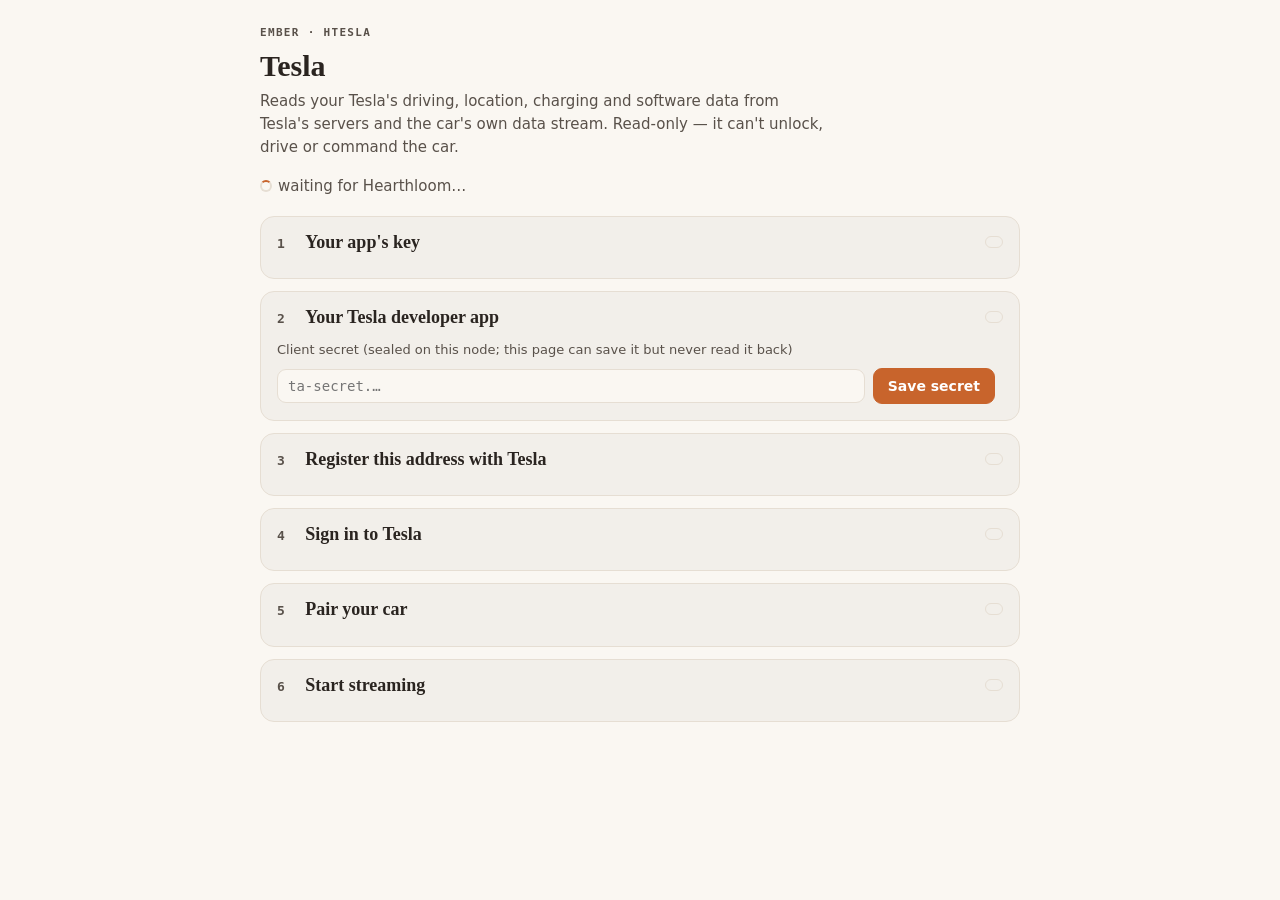
<file: ui/index.html>
<!doctype html>
<html lang="en">
<head>
<meta charset="utf-8">
<meta name="viewport" content="width=device-width, initial-scale=1">
<title>Tesla</title>
<style>
  :root {
    color-scheme: light dark;
    /* the shell hands over --bg --ink --ink-faint --accent --line (and
       --card when it has one); these are the stand-alone defaults */
    --bg: #faf7f2; --ink: #2a2420; --ink-faint: #6b625b; --accent: #c8642c; --line: #e6ded3;
    --surface: color-mix(in srgb, var(--ink) 4%, var(--bg));
    --faint-ink: color-mix(in srgb, var(--ink-faint) 72%, var(--ink)); /* secondary text, still legible */
    --ok: #2f8a5b; --warn: #b7791f; --bad: #c0462f;
    /* status text: the hue pulled toward the ink, so it reads on light and dark */
    --ok-ink: color-mix(in srgb, var(--ok) 72%, var(--ink));
    --warn-ink: color-mix(in srgb, var(--warn) 72%, var(--ink));
    --bad-ink: color-mix(in srgb, var(--bad) 72%, var(--ink));
    --serif: ui-serif, "Iowan Old Style", Georgia, serif;
    --sans: system-ui, -apple-system, "Segoe UI", sans-serif;
    --mono: ui-monospace, "SF Mono", Menlo, Consolas, monospace;
  }
  @media (prefers-color-scheme: dark) {
    :root:not([data-framed]) {
      --bg: #16130f; --ink: #efe7dc; --ink-faint: #a39889; --accent: #e8833a; --line: #352e26;
    }
  }
  * { box-sizing: border-box; }
  html, body { margin: 0; background: var(--bg); color: var(--ink); }
  body { font: 15px/1.55 var(--sans); padding: 20px 16px 32px; }
  main { max-width: 760px; margin: 0 auto; }
  .eyebrow { font: 600 11px/1 var(--mono); letter-spacing: .12em; text-transform: uppercase; color: var(--faint-ink); }
  h1 { font: 600 30px/1.15 var(--serif); margin: 6px 0 6px; }
  .lede { margin: 0 0 14px; color: var(--faint-ink); max-width: 60ch; }
  .notice { border: 1px solid var(--line); border-left: 3px solid var(--warn); background: var(--card, var(--surface));
            border-radius: 10px; padding: 10px 12px; margin: 10px 0; font-size: 14px; }
  .notice.bad { border-left-color: var(--bad); }
  .notice.ok { border-left-color: var(--ok); }
  .notice ul { margin: 6px 0 0; padding-left: 18px; }
  ol.steps { list-style: none; margin: 18px 0 0; padding: 0; display: grid; gap: 12px; }
  .step { background: var(--card, var(--surface)); border: 1px solid var(--line); border-radius: 14px; padding: 14px 16px 16px; }
  .step.current { border-color: color-mix(in srgb, var(--accent) 55%, var(--line)); box-shadow: 0 0 0 3px color-mix(in srgb, var(--accent) 12%, transparent); }
  .step-head { display: flex; align-items: baseline; gap: 10px; flex-wrap: wrap; }
  .num { font: 600 13px/1 var(--mono); color: var(--faint-ink); min-width: 1.4em; }
  .step h2 { font: 600 18px/1.3 var(--serif); margin: 0; flex: 1 1 auto; }
  .badge { font: 600 11px/1 var(--mono); letter-spacing: .04em; text-transform: uppercase; padding: 5px 8px; border-radius: 999px;
           border: 1px solid var(--line); color: var(--faint-ink); white-space: nowrap; }
  .badge.done { color: var(--ok-ink); border-color: color-mix(in srgb, var(--ok) 45%, transparent); background: color-mix(in srgb, var(--ok) 10%, transparent); }
  .badge.next { color: var(--accent); border-color: color-mix(in srgb, var(--accent) 50%, transparent); }
  .badge.wait { color: var(--warn-ink); border-color: color-mix(in srgb, var(--warn) 45%, transparent); }
  .badge.bad { color: var(--bad-ink); border-color: color-mix(in srgb, var(--bad) 45%, transparent); background: color-mix(in srgb, var(--bad) 8%, transparent); }
  .body { margin-top: 8px; }
  .body p { margin: 6px 0; }
  .faint { color: var(--faint-ink); }
  .small { font-size: 13px; }
  .err { color: var(--bad-ink); }
  .okc { color: var(--ok-ink); }
  .kv { display: grid; grid-template-columns: minmax(7.5em, max-content) 1fr; gap: 6px 12px; margin: 10px 0; align-items: start; }
  .kv dt { color: var(--faint-ink); font-size: 13px; padding-top: 6px; }
  .kv dd { margin: 0; min-width: 0; }
  .copy { display: flex; gap: 6px; align-items: stretch; min-width: 0; }
  .copy code { flex: 1 1 auto; min-width: 0; font: 13px/1.4 var(--mono); background: color-mix(in srgb, var(--ink) 5%, transparent);
               border: 1px solid var(--line); border-radius: 8px; padding: 6px 8px; overflow-wrap: anywhere; user-select: all; }
  button { font: 600 14px/1 var(--sans); border-radius: 9px; padding: 9px 14px; cursor: pointer; border: 1px solid var(--line);
           background: transparent; color: var(--ink); min-height: 36px; }
  button.primary { background: var(--accent); border-color: var(--accent); color: #fff; }
  button.small { font-size: 12px; padding: 6px 9px; min-height: 30px; }
  button:disabled { opacity: .5; cursor: not-allowed; }
  button:focus-visible, input:focus-visible { outline: 2px solid var(--accent); outline-offset: 2px; }
  .actions { display: flex; flex-wrap: wrap; gap: 8px; align-items: center; margin-top: 10px; }
  input[type=password], input[type=text] { font: 14px var(--mono); padding: 8px 10px; border-radius: 9px; border: 1px solid var(--line);
           background: var(--bg); color: var(--ink); min-width: 0; flex: 1 1 14em; }
  .confirm { border: 1px solid color-mix(in srgb, var(--bad) 40%, var(--line)); border-radius: 10px; padding: 10px 12px; margin-top: 10px; }
  .cars { display: grid; gap: 10px; margin-top: 10px; }
  .car { border: 1px solid var(--line); border-radius: 10px; padding: 10px 12px; }
  .car-head { display: flex; justify-content: space-between; gap: 8px; flex-wrap: wrap; align-items: baseline; }
  .car-name { font: 600 15px var(--serif); }
  .mono { font-family: var(--mono); font-size: 13px; }
  .dot { display: inline-block; width: 8px; height: 8px; border-radius: 50%; background: var(--ink-faint); margin-right: 6px; vertical-align: 1px; }
  .dot.on { background: var(--ok); }
  details { margin-top: 8px; }
  summary { cursor: pointer; color: var(--faint-ink); font-size: 13px; }
  .spinner { display: inline-block; width: 12px; height: 12px; border: 2px solid var(--line); border-top-color: var(--accent);
             border-radius: 50%; animation: spin .8s linear infinite; vertical-align: -1px; margin-right: 6px; }
  @keyframes spin { to { transform: rotate(360deg); } }
  @media (prefers-reduced-motion: reduce) { .spinner { animation: none; } }
  .warnc { color: var(--warn-ink); }
  .costbox { border: 1px solid var(--line); border-radius: 10px; padding: 10px 12px; margin: 10px 0; }
  .costhead { display: flex; justify-content: space-between; gap: 8px; flex-wrap: wrap; align-items: baseline; }
  .meter { position: relative; height: 8px; border-radius: 4px; background: color-mix(in srgb, var(--ink) 9%, transparent); margin: 8px 0 4px; }
  .meter i { position: absolute; left: 0; top: 0; bottom: 0; background: var(--accent); border-radius: 4px; }
  .meter u { position: absolute; top: -3px; bottom: -3px; width: 2px; background: var(--ink); opacity: .55; transform: translateX(-1px); }
  footer { margin-top: 18px; color: var(--faint-ink); font-size: 12px; font-family: var(--mono); }
  @media (max-width: 520px) {
    body { padding: 14px 12px 24px; }
    h1 { font-size: 26px; }
    .kv { grid-template-columns: 1fr; gap: 2px; }
    .kv dt { padding-top: 8px; }
  }
</style>
</head>
<body>
<main>
  <span class="eyebrow">ember · htesla</span>
  <h1>Tesla</h1>
  <p class="lede">Reads your Tesla's driving, location, charging and software data from Tesla's servers and the car's own data stream.
    Read-only — it can't unlock, drive or command the car.</p>
  <div id="banners"><p class="faint"><span class="spinner"></span>waiting for Hearthloom…</p></div>

  <ol class="steps">
    <li class="step" id="s1">
      <div class="step-head"><span class="num">1</span><h2>Your app's key</h2><span class="badge" data-badge></span></div>
      <div class="body" data-body></div>
    </li>
    <li class="step" id="s2">
      <div class="step-head"><span class="num">2</span><h2>Your Tesla developer app</h2><span class="badge" data-badge></span></div>
      <div class="body">
        <div data-body></div>
        <!-- not a <form>: the sandbox (no allow-forms) blocks submission -->
        <div id="secret-form" class="actions">
          <label class="small faint" for="secret" style="flex-basis:100%">Client secret (sealed on this node; this page can save it but never read it back)</label>
          <input type="password" id="secret" name="secret" placeholder="ta-secret.…" autocomplete="off" spellcheck="false">
          <button type="button" class="primary" id="secret-save">Save secret</button>
          <span class="small" id="secret-note" role="status"></span>
        </div>
      </div>
    </li>
    <li class="step" id="s3">
      <div class="step-head"><span class="num">3</span><h2>Register this address with Tesla</h2><span class="badge" data-badge></span></div>
      <div class="body" data-body></div>
    </li>
    <li class="step" id="s4">
      <div class="step-head"><span class="num">4</span><h2>Sign in to Tesla</h2><span class="badge" data-badge></span></div>
      <div class="body" data-body></div>
    </li>
    <li class="step" id="s5">
      <div class="step-head"><span class="num">5</span><h2>Pair your car</h2><span class="badge" data-badge></span></div>
      <div class="body" data-body></div>
    </li>
    <li class="step" id="s6">
      <div class="step-head"><span class="num">6</span><h2>Start streaming</h2><span class="badge" data-badge></span></div>
      <div class="body" data-body></div>
    </li>
  </ol>
  <footer id="foot"></footer>
</main>
<script src="hearth.js"></script>
<script src="setup.js"></script>
</body>
</html>
</file>
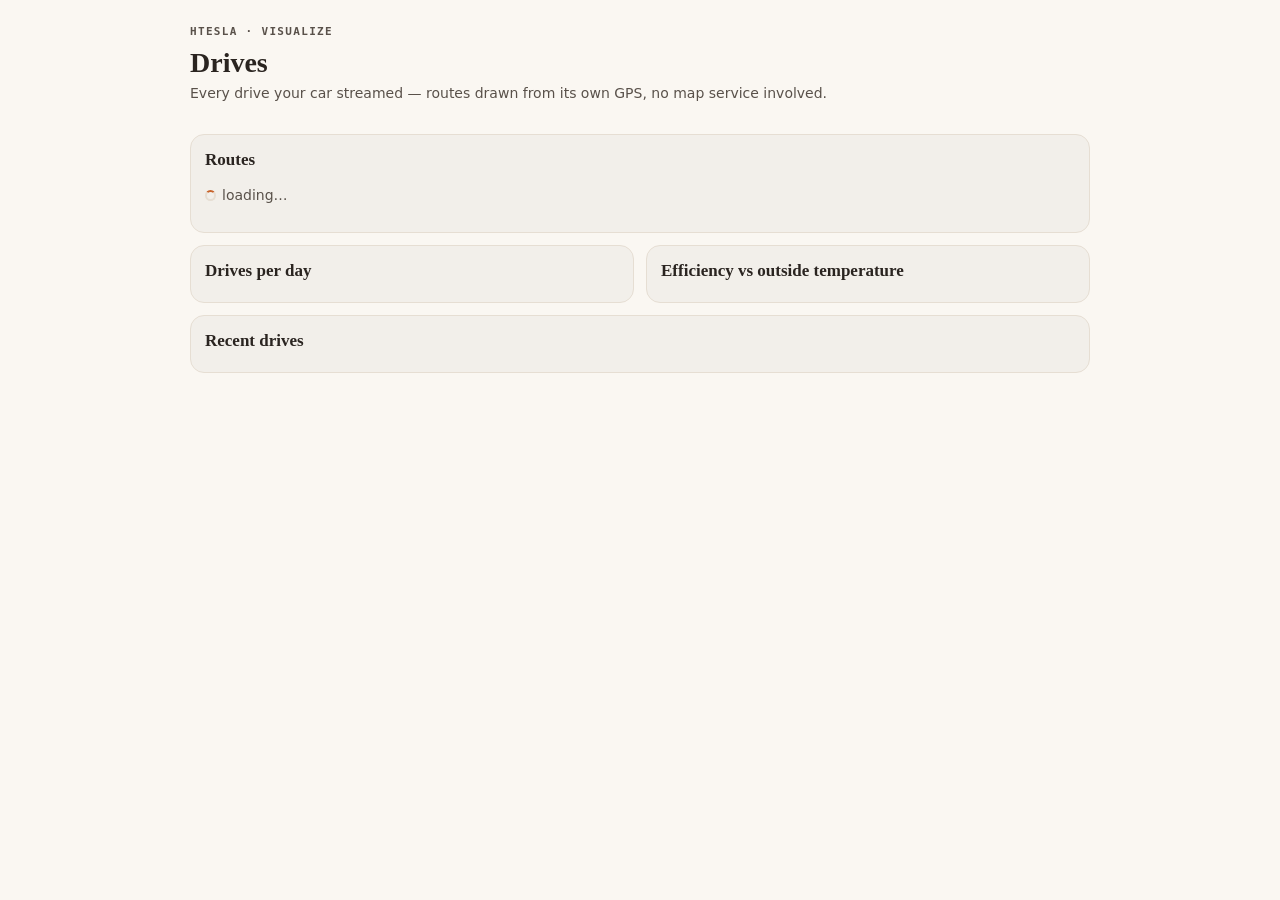
<file: ui/drives.html>
<!doctype html>
<html lang="en">
<head>
<meta charset="utf-8">
<meta name="viewport" content="width=device-width, initial-scale=1">
<title>Drives</title>
<link rel="stylesheet" href="common.css">
<style>
  body { padding: 20px 16px 32px; }
  main { max-width: 900px; margin: 0 auto; }
  .eyebrow { font: 600 11px/1 var(--mono); letter-spacing: .12em; text-transform: uppercase; color: var(--faint-ink); }
  h1 { font: 600 28px/1.15 var(--serif); margin: 6px 0 4px; }
  h2 { font: 600 17px/1.3 var(--serif); margin: 0 0 8px; }
  .lede { margin: 0 0 14px; color: var(--faint-ink); }
  .stats { display: flex; flex-wrap: wrap; gap: 8px 22px; margin: 6px 0 16px; }
  .stat b { display: block; font: 600 20px/1.2 var(--serif); }
  .stat span { font-size: 12px; color: var(--faint-ink); }
  .panel { background: var(--card, var(--surface)); border: 1px solid var(--line); border-radius: 14px; padding: 14px 14px 12px; margin-bottom: 12px; min-width: 0; }
  .grid { display: grid; grid-template-columns: 1fr; gap: 12px; }
  @media (min-width: 760px) { .grid { grid-template-columns: 1fr 1fr; } .grid .panel { margin-bottom: 0; } }
  svg { display: block; width: 100%; height: auto; }
  .route { fill: none; stroke: var(--chart-1, var(--accent)); stroke-width: 1.6; stroke-linecap: round; stroke-linejoin: round; opacity: .38; vector-effect: non-scaling-stroke; }
  .route.sel { opacity: 1; stroke-width: 3; stroke: var(--chart-2, #2e756d); }
  .end { fill: var(--bg); stroke: var(--ink); stroke-width: 1.2; vector-effect: non-scaling-stroke; }
  .lbl { font: 600 11px var(--sans); fill: var(--ink); paint-order: stroke; stroke: var(--bg); stroke-width: 3px; }
  .axis { stroke: var(--line); stroke-width: 1; }
  .grid-l { stroke: var(--line); stroke-opacity: .55; stroke-width: 1; }
  .tick { font: 10px var(--mono); fill: var(--faint-ink); }
  .dot { fill: var(--chart-1, var(--accent)); opacity: .8; }
  .cell { fill: var(--chart-heat, var(--accent)); }
  .cell0 { fill: color-mix(in srgb, var(--ink) 7%, transparent); }
  table { width: 100%; border-collapse: collapse; font-size: 13px; }
  th { text-align: left; font: 600 11px var(--mono); text-transform: uppercase; letter-spacing: .06em; color: var(--faint-ink); padding: 4px 6px; border-bottom: 1px solid var(--line); }
  td { padding: 7px 6px; border-bottom: 1px solid color-mix(in srgb, var(--line) 60%, transparent); vertical-align: top; }
  tr.drive { cursor: pointer; }
  tr.drive:hover td, tr.drive.sel td { background: color-mix(in srgb, var(--accent) 9%, transparent); }
  td.num { text-align: right; white-space: nowrap; font-variant-numeric: tabular-nums; }
  .hide-s { }
  @media (max-width: 520px) { .hide-s { display: none; } body { padding: 14px 12px 24px; } h1 { font-size: 24px; } }
  .empty { padding: 18px 4px; color: var(--faint-ink); }
  .note { font-size: 12px; color: var(--faint-ink); margin: 6px 0 0; }
</style>
</head>
<body>
<main>
  <span class="eyebrow">htesla · visualize</span>
  <h1>Drives</h1>
  <p class="lede">Every drive your car streamed — routes drawn from its own GPS, no map service involved.</p>
  <div id="stats" class="stats"></div>
  <section class="panel"><h2>Routes</h2><div id="map"><p class="faint"><span class="spinner"></span>loading…</p></div>
    <p class="note" id="map-note"></p></section>
  <div class="grid">
    <section class="panel"><h2>Drives per day</h2><div id="heat"></div></section>
    <section class="panel"><h2>Efficiency vs outside temperature</h2><div id="scatter"></div></section>
  </div>
  <section class="panel" style="margin-top:12px"><h2>Recent drives</h2><div id="list"></div></section>
</main>
<script src="hearth.js"></script>
<script src="drives.js"></script>
</body>
</html>
</file>
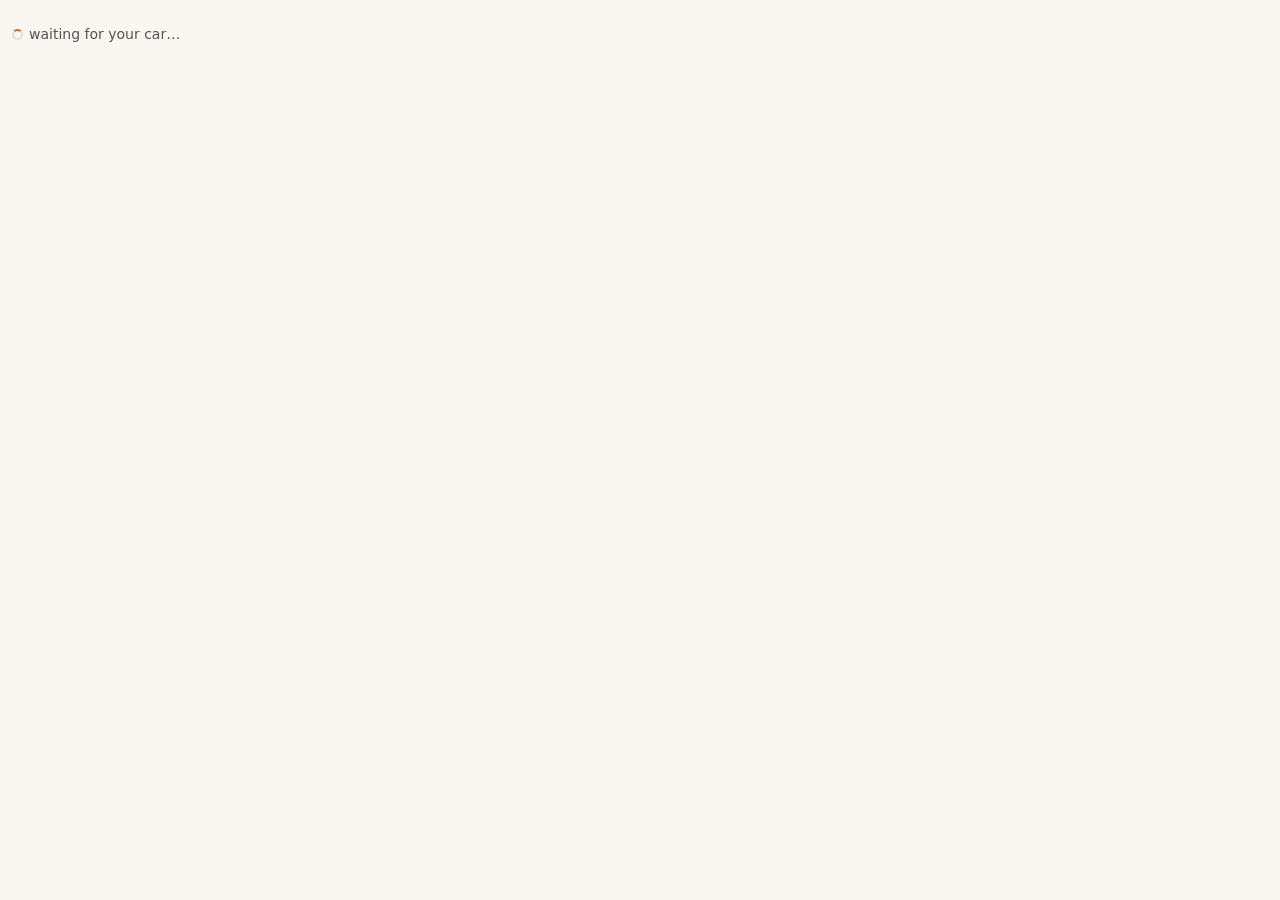
<file: ui/widget.html>
<!doctype html>
<html lang="en">
<head>
<meta charset="utf-8">
<meta name="viewport" content="width=device-width, initial-scale=1">
<title>Your Tesla</title>
<link rel="stylesheet" href="common.css">
<style>
  body { padding: 10px 12px; overflow: hidden; }
  .head { display: flex; justify-content: space-between; align-items: baseline; gap: 8px; }
  .name { font: 600 15px var(--serif); white-space: nowrap; overflow: hidden; text-overflow: ellipsis; }
  .seen { font-size: 11px; white-space: nowrap; }
  .dot { display: inline-block; width: 7px; height: 7px; border-radius: 50%; background: var(--faint-ink); margin-right: 5px; vertical-align: 1px; }
  .dot.on { background: var(--ok); }
  .soc { display: flex; align-items: center; gap: 10px; margin: 6px 0 4px; }
  .pct { font: 600 26px/1 var(--serif); min-width: 3.2ch; }
  .bar { flex: 1; height: 8px; border-radius: 4px; background: color-mix(in srgb, var(--ink) 10%, transparent); overflow: hidden; }
  .bar i { display: block; height: 100%; background: var(--accent); border-radius: 4px; }
  .bar.charging i { background: var(--ok); }
  .line { font-size: 13px; white-space: nowrap; overflow: hidden; text-overflow: ellipsis; }
  .more { font-size: 11px; }
</style>
</head>
<body>
<div id="w"><p class="faint"><span class="spinner"></span>waiting for your car…</p></div>
<script src="hearth.js"></script>
<script>
(() => {
  const esc = (s) => String(s ?? "").replace(/[&<>"']/g, (c) => ({ "&": "&amp;", "<": "&lt;", ">": "&gt;", '"': "&quot;", "'": "&#39;" }[c]));
  const ago = (t) => {
    const s = (Date.now() - Date.parse(t)) / 1000;
    if (!isFinite(s)) return "";
    if (s < 90) return "just now";
    if (s < 3600) return `${Math.round(s / 60)} min ago`;
    if (s < 86400) return `${Math.round(s / 3600)} h ago`;
    return `${Math.round(s / 86400)} d ago`;
  };
  const when = (iso) => {
    const d = new Date(iso);
    const today = new Date().toDateString() === d.toDateString();
    return today ? d.toLocaleTimeString([], { hour: "numeric", minute: "2-digit" })
      : d.toLocaleDateString([], { weekday: "short", hour: "numeric", minute: "2-digit" });
  };
  const dist = (m) => `${(m / 1609.344).toFixed(1)} mi · ${(m / 1000).toFixed(1)} km`;
  function render(sum) {
    const el = document.getElementById("w");
    const cars = (sum && sum.cars) || [];
    if (!cars.length) {
      el.innerHTML = `<p class="faint">No data from your car yet — set up streaming on the Tesla page.</p>`;
      return;
    }
    const c = cars[0];
    const soc = c.battery != null ? Math.round(c.battery) : null;
    const plug = c.charging ? `<span class="okc">charging</span>` : c.plugged_in ? "plugged in" : "not plugged in";
    let where;
    if (c.driving) where = "Driving now";
    else if (c.place) where = `Parked at ${esc(c.place)}`;
    else if (c.lat != null) where = `Parked near <span class="mono">${c.lat.toFixed(4)}, ${c.lon.toFixed(4)}</span>`;
    else where = `<span class="faint">Location not reported yet</span>`;
    const d = c.last_drive;
    const last = d ? `Last drive ${esc(when(d.end))} · ${esc(dist(d.distance_m))}${d.energy_kwh != null ? ` · ${d.energy_kwh.toFixed(1)} kWh` : ""}`
      : `<span class="faint">No drives recorded yet</span>`;
    el.innerHTML = `
      <div class="head"><span class="name">${esc(c.name)}${c.model && c.model !== c.name ? ` <span class="faint" style="font:13px var(--sans)">${esc(c.model)}</span>` : ""}</span>
        <span class="seen faint"><span class="dot ${c.online ? "on" : ""}"></span>${c.online ? "online" : c.last_seen ? esc(ago(c.last_seen)) : "offline"}</span></div>
      <div class="soc"><span class="pct">${soc != null ? soc + "%" : "—"}</span>
        <span class="bar ${c.charging ? "charging" : ""}"><i style="width:${soc != null ? Math.max(2, Math.min(100, soc)) : 0}%"></i></span></div>
      <div class="line">${plug}${c.range_km != null ? ` · <span class="faint">${Math.round(c.range_km / 1.609344)} mi range</span>` : ""}</div>
      <div class="line">${where}</div>
      <div class="line faint">${last}</div>
      ${cars.length > 1 ? `<div class="more faint">+ ${cars.length - 1} more car${cars.length > 2 ? "s" : ""} on the Tesla page</div>` : ""}`;
  }
  window.hearth.then(async (h) => {
    const load = async () => { try { render(await h.kv("summary")); } catch { /* keep the last view */ } };
    await load();
    setInterval(load, 60e3);
  });
})();
</script>
</body>
</html>
</file>
<file: ui/common.css>
/* Shared by the Desk widget and the Drives page. The shell hands over
   --bg --ink --ink-faint --accent --line (and --chart-*); these are the
   stand-alone defaults. Status colours mix toward the ink so they read
   in both themes. */
:root {
  color-scheme: light dark;
  --bg: #faf7f2; --ink: #2a2420; --ink-faint: #6b625b; --accent: #c8642c; --line: #e6ded3;
  --surface: color-mix(in srgb, var(--ink) 4%, var(--bg));
  --faint-ink: color-mix(in srgb, var(--ink-faint) 72%, var(--ink));
  --ok: #2f8a5b; --ok-ink: color-mix(in srgb, var(--ok) 72%, var(--ink));
  --serif: ui-serif, "Iowan Old Style", Georgia, serif;
  --sans: system-ui, -apple-system, "Segoe UI", sans-serif;
  --mono: ui-monospace, "SF Mono", Menlo, Consolas, monospace;
}
@media (prefers-color-scheme: dark) {
  :root:not([data-framed]) { --bg: #16130f; --ink: #efe7dc; --ink-faint: #a39889; --accent: #e8833a; --line: #352e26; }
}
* { box-sizing: border-box; }
html, body { margin: 0; background: var(--bg); color: var(--ink); }
body { font: 14px/1.5 var(--sans); }
.faint { color: var(--faint-ink); }
.mono { font-family: var(--mono); }
.okc { color: var(--ok-ink); }
.spinner { display: inline-block; width: 11px; height: 11px; border: 2px solid var(--line); border-top-color: var(--accent);
           border-radius: 50%; animation: spin .8s linear infinite; vertical-align: -1px; margin-right: 6px; }
@keyframes spin { to { transform: rotate(360deg); } }
@media (prefers-reduced-motion: reduce) { .spinner { animation: none; } }
</file>
